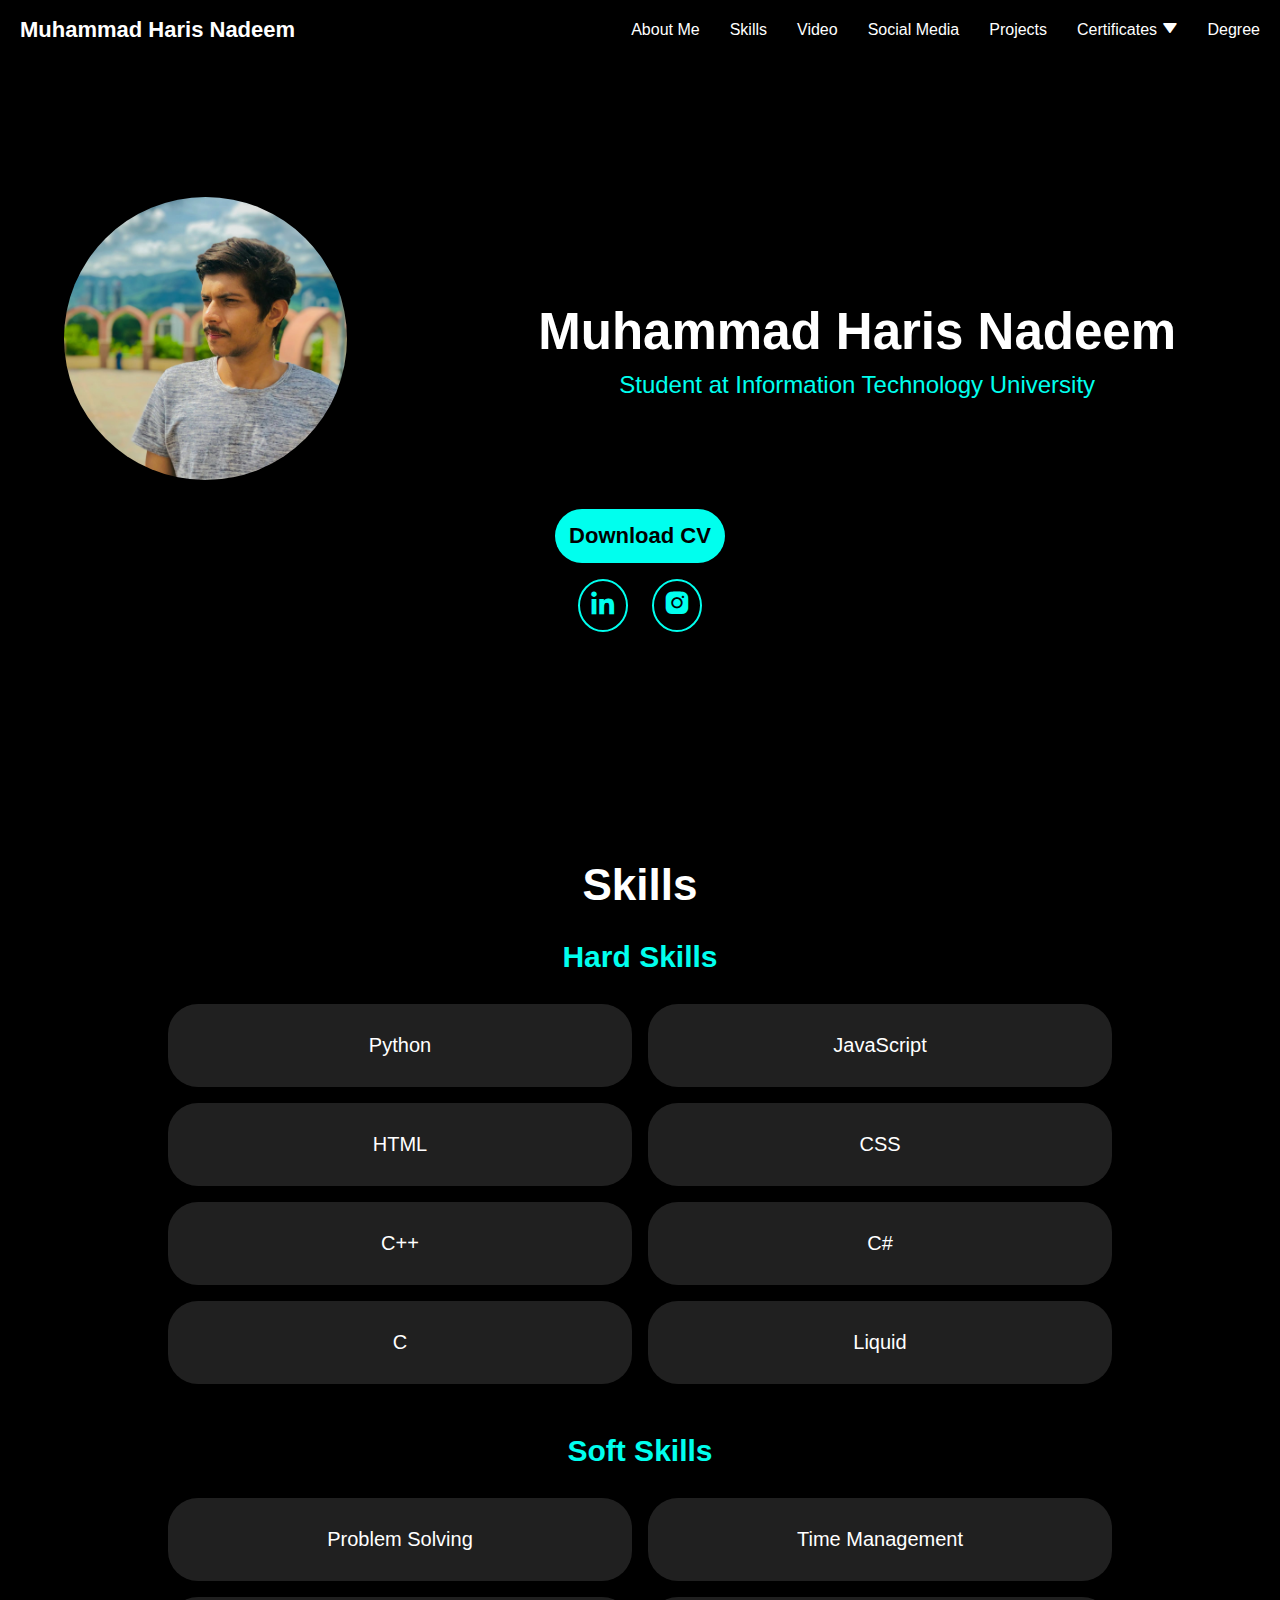
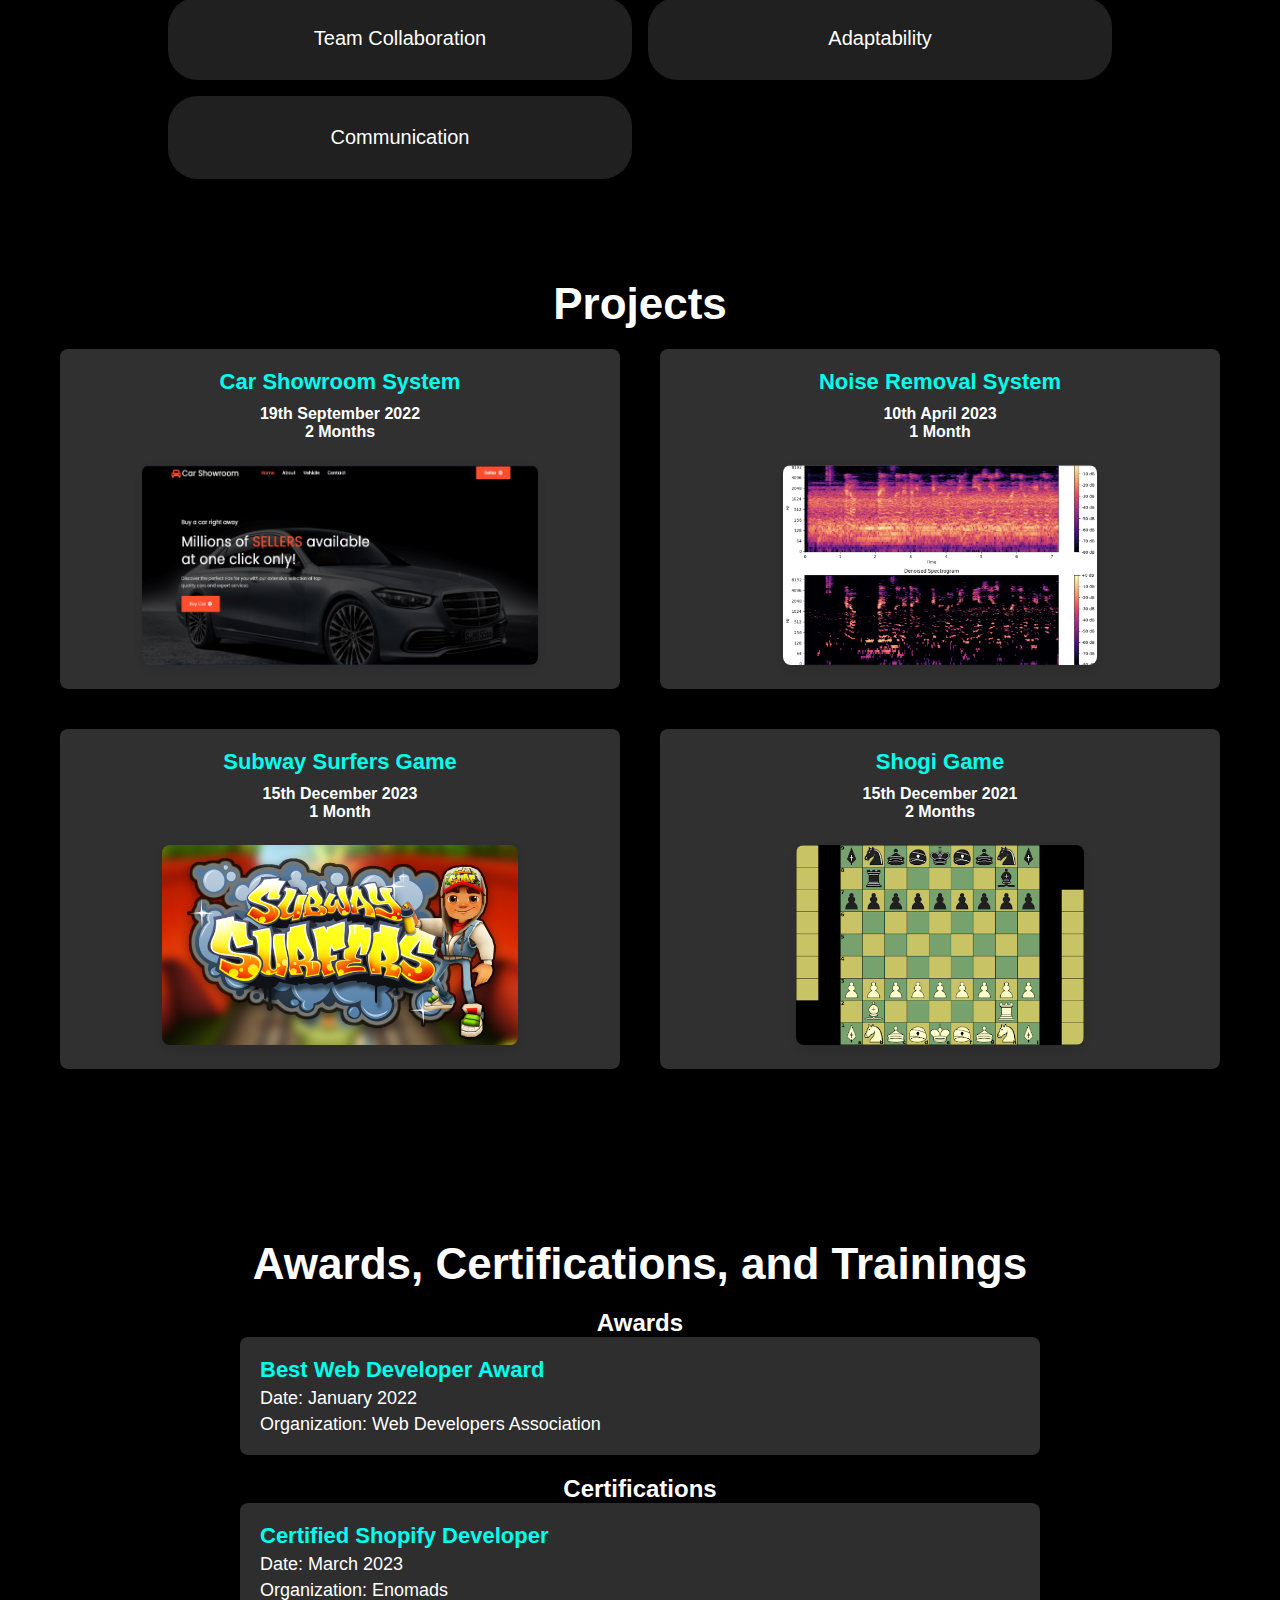
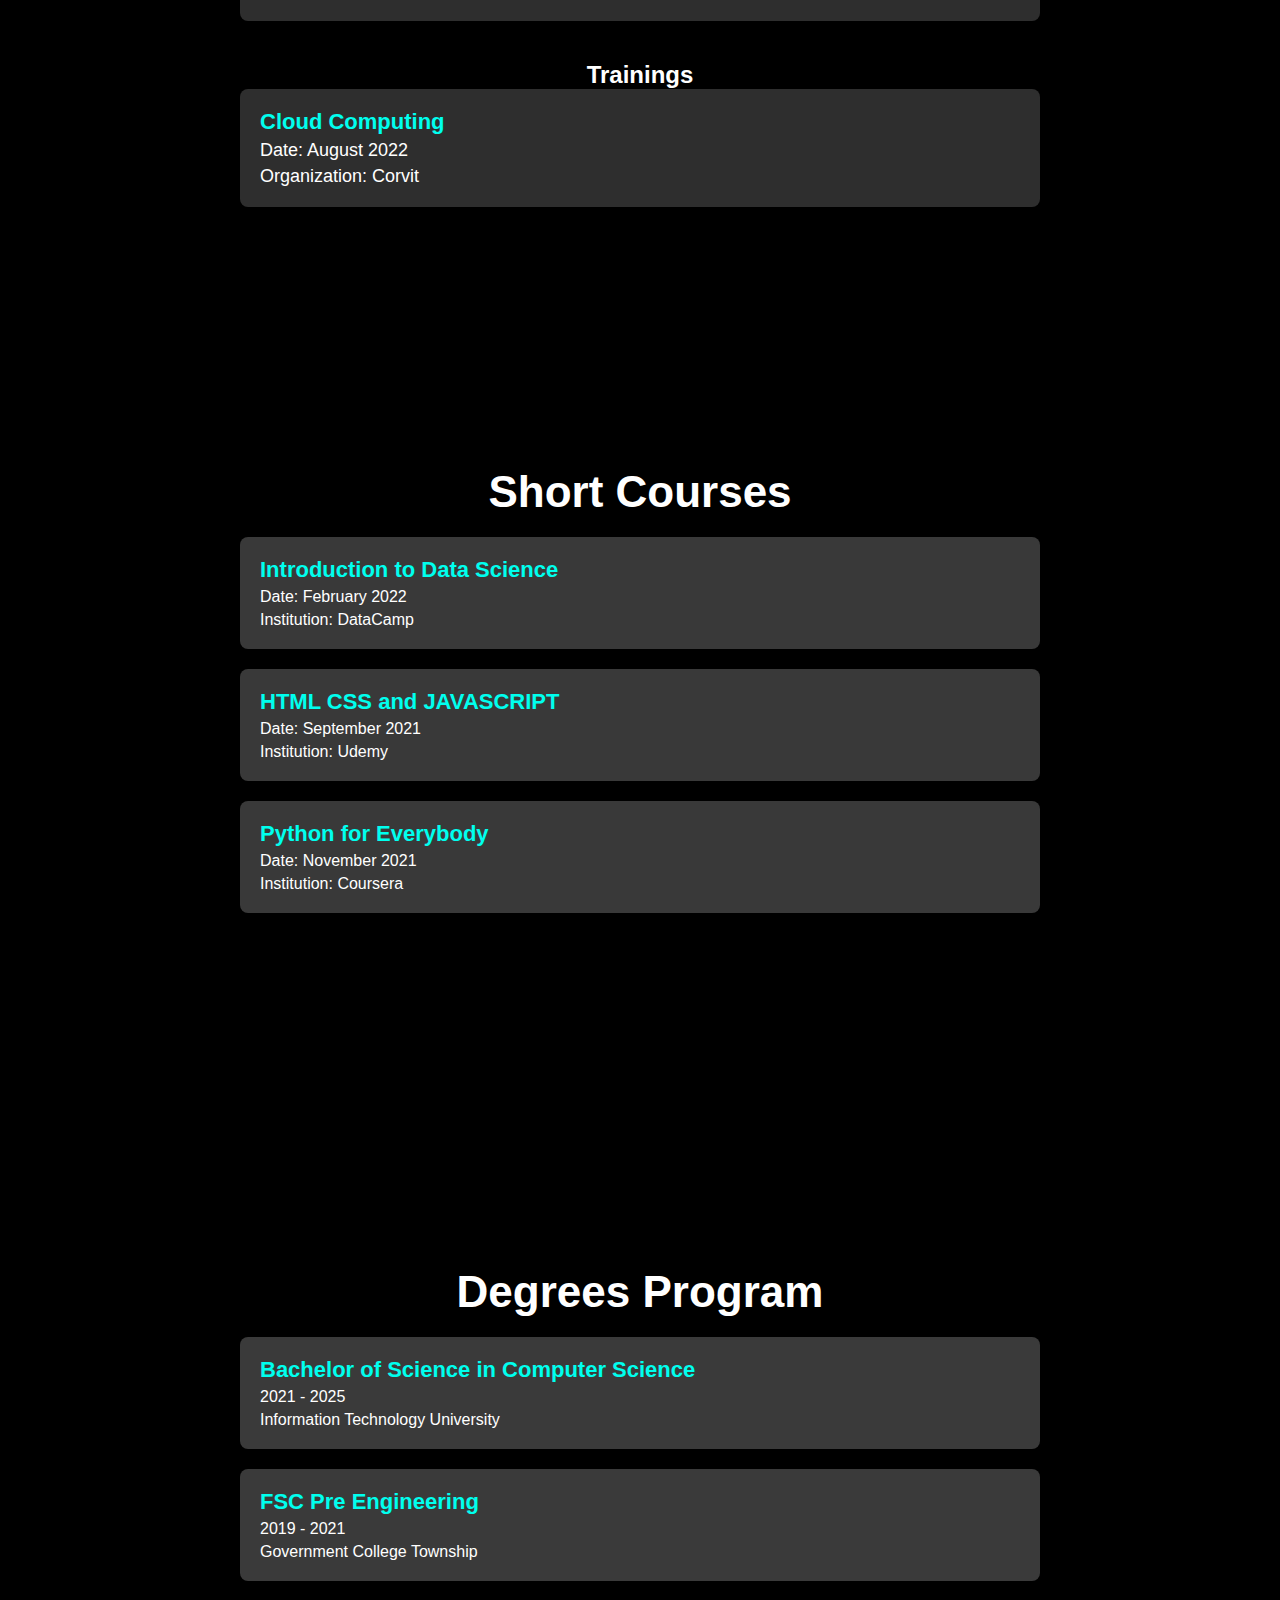
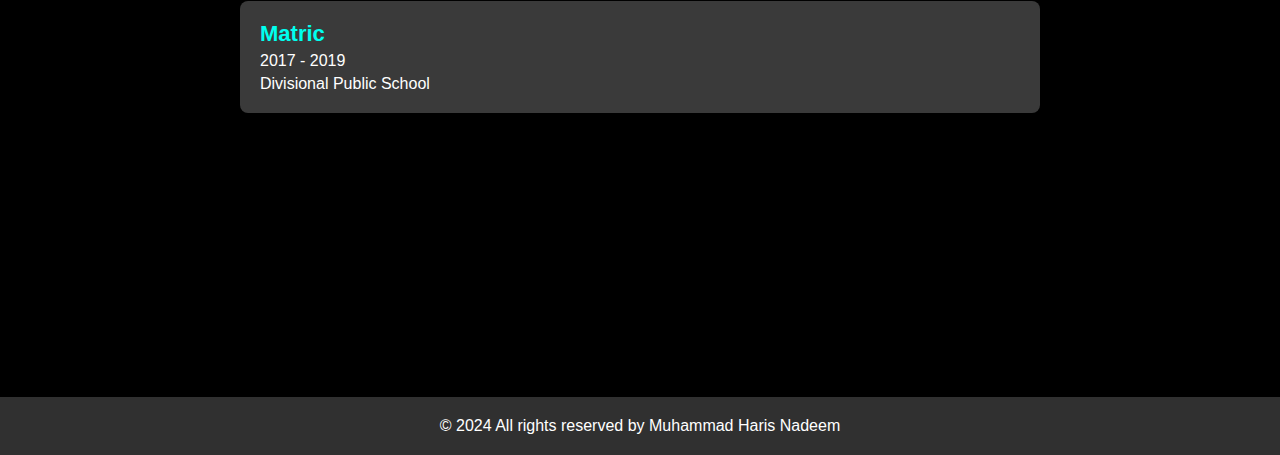
<file: index2.html>
<!DOCTYPE html>
<html lang="en">

<head>
    <meta charset="UTF-8">
    <meta name="viewport" content="width=device-width, initial-scale=1.0">
    <meta name="description" content="Muhammad Haris Nadeem's portfolio - showcasing web development, Shopify, and machine learning projects. View my certifications, awards, and achievements.">

    <title> Portfolio of Muhammad Haris Nadeem - Web Developer</title>
    <link rel="stylesheet" href="style.css">
    <link href='https://unpkg.com/boxicons@2.1.4/css/boxicons.min.css' rel='stylesheet'>
</head>

<body>
    <header>
        <nav>
            <a href="#about-me" class="logo">Muhammad Haris <span>Nadeem</span></a>
            <div class="menu-icon" id="menu-icon">
                <i class='bx bx-menu'></i>
            </div>
            <ul id="menu">
                <li><a href="#about-me" class="active">About Me</a></li>
                <li><a href="#skills">Skills</a></li>
                <li><a href="#video">Video</a></li>
                <li><a href="#social-media">Social Media</a></li>
                <li><a href="#Projects">Projects</a></li>
                <li class="dropdown">
                    <a href="#certif">Certificates <i class='bx bxs-down-arrow'></i></a>
                    <div class="dropdown-content">
                        <a href="#certifications">Certifications</a>
                        <a href="#awards">Awards</a>
                        <a href="#training">Training</a>
                    </div>
                </li>
                <li><a href="#degree">Degree</a></li>
            </ul>
        </nav>
    </header>

    <section class="profile-section" id="about-me">
        <div class="profile-container">
            <div class="profile-image">
                <img src="" alt="Muhammad Haris Nadeem">
            </div>
            <div class="profile-details">
                <h1></h1>
                <p></p>
            </div>
        </div>
        <div class="profile-buttons">
            <a href="#" target="_blank">Download CV</a>
        </div>
        <div class="social-links">
            <a href="#" target="_blank"><i class='bx bxl-linkedin'></i></a>
            <a href="#" target="_blank"><i class='bx bxl-instagram-alt'></i></a>
        </div>
    </section>

    <section class="skills-section" id="skills">
        <h1>Skills</h1>
        <div class="skills-container">
            <div class="hard-skills">
                <h2>Hard Skills</h2>
                <ul></ul>
            </div>
            <div class="soft-skills">
                <h2>Soft Skills</h2>
                <ul></ul>
            </div>
        </div>
    </section>





    <section class="projects-section" id="Projects">
        <h1>Projects</h1>
        <div class="projects-container">
        </div>
    </section>

    <section class="achievements-section" id="achievements">
        <h1>Awards, Certifications, and Trainings</h1>

        <div class="awards-container" id="awards">
            <h2>Awards</h2>
            <ul class="awards-list"></ul>
        </div>

        <div class="certifications-container" id="certifications">
            <h2>Certifications</h2>
            <ul class="certifications-list"></ul>
        </div>

        <div class="trainings-container" id="training">
            <h2>Trainings</h2>
            <ul class="trainings-list"></ul>
        </div>
    </section>

    <section class="short-courses-section" id="short-courses">
        <h1>Short Courses</h1>
        <ul class="short-courses-list"></ul>
    </section>

    <section class="degrees-section" id="degree">
        <h1>Degrees Program</h1>
        <ul class="degrees-list"></ul>
    </section>

    <footer class="footer">
        <p></p>
    </footer>

    <script src="script2.js"></script>
</body>

</html>
</file>
<file: style.css>
*{
    margin: 0;
    padding: 0;
    box-sizing: border-box;
}

html {
    scroll-behavior: smooth;
  }

body {
    font-family: Arial, sans-serif;
    background-color: black;
    color: white;
}
section{
    margin:100px 0px;
    min-height: 700px;

}
section h1{
    text-align: center;
    font-size: 44px;
    margin: 20px;
    margin-bottom: 20px;
}
br{
    border: solid 1px #ffffff;
}

header {
    display: flex;
    justify-content: space-between;
    align-items: center;
    background-color: black;
    position: fixed; 
    top: 0;
    left: 0;
    right: 0;
    padding: 10px 20px;
    z-index: 1000; 
}

.logo {
    font-size: 22px;
    color: white;
    font-weight: 800;
    cursor: pointer;
    transition: 0.3s ease;
    text-decoration: none;
}

.logo:hover {
    transform: scale(1.1);
}

.logo span {
    text-shadow: 0 0 25px #00ffee;
    color: #00ffee;
    
}

nav {
    display: flex;
    justify-content: space-between;
    align-items: center;
    width: 100%;
}

.menu-icon {
    display: none; 
    font-size: 28px;
    cursor: pointer;
    color: white; 
}

nav ul {
    display: flex;
    gap: 30px;
    list-style: none;
    justify-content: flex-end;
    align-items: center;
    margin-left: auto; 
}

nav ul li {
    list-style: none;
}

nav ul li a {
    text-decoration: none;
    font-size: 16px;
    color: white;
    margin: 7px 0px;
}
nav ul li a:hover {
    
    color: #b3b3b3;
}

nav ul li a i {
    font-size: 16px;
    color: white;
}

.block {
    min-height: 400px;
    padding-top: 100px; 
}

.dropdown {
    position: relative;
}

.dropdown-content {
    display: none;
    position: absolute;
    background-color: rgba(48, 48, 48, 0.99);
    min-width: 160px;
    box-shadow: 0px 8px 16px 0px rgba(0,0,0,0.2);
    padding: 12px 16px;
    z-index: 1;
}

.dropdown:hover .dropdown-content {
    display: flex;
    flex-direction: column;
}

nav ul.active {
    display: block;
    position: absolute;
    top: 60px;
    left: 0;
    right: 0;
    background-color: white;
    flex-direction: column;
    padding: 10px;
}

nav ul li {
    padding: 10px 0;
    text-align: center;
}




.profile-section {
    background-color: black;
    padding: 50px 0;
    display: flex;
    justify-content: center;
    align-items: center;
    flex-direction: column;
    margin: 60px 0;
}

.profile-container {
    display: flex;
    justify-content: space-between;
    align-items: center;
    text-align: left; 
    width: 90%;
    max-width: 1200px;
}

.profile-details {
    flex-direction: column;
    justify-content: center;
    align-items: flex-start;
    margin-right: 40px; 
}

.profile-image img {
    width: 283px;
    height: auto;
    border-radius: 50%;
    object-fit: cover;
    box-shadow: 0px 4px 8px rgba(0, 0, 0, 0.2);
    transition: 0.5s ease;
}
.profile-image img:hover {
    transform: scale(1.2);
}

.profile-details h1 {
    font-size: 51px;
    margin: 20px 0 10px;
    color: white;
}

.profile-details p {
    font-size: 24px;
    color: #00ffee;;
    text-align: center;
}
.profile-buttons{
    display: flex;
    flex-direction: column;
}
.profile-buttons a {
    margin: 25px 10px;
    background-color: #00ffee;
    color: black;
    padding: 14px;
    border-radius: 33px;
    text-decoration: none;
    font-size: 22px;
    font-weight: 600;
    transition: 0.3s ease
}
.profile-buttons a:hover {
    background-color: rgb(57, 57, 57);
    color: white;
    transform: scale(1.2);
}

.social-links a{
    margin: 12px 10px;
    background-color:transparent;
    color: #00ffee;
    border: 2px solid;
    padding: 8px;
    border-radius: 50%;
    text-decoration: none;
    font-size: 30px;
}

.hard-skills{
    display: flex;
    align-items: center;
    justify-content: center;
    flex-direction: column;

}
.hard-skills h2{
    color: #00ffee;
    margin: 10px 0px;
    margin-bottom: 0px;
    font-size: 30px;
}
.hard-skills ul li{
    text-decoration: none;
    list-style: none;
    background-color: rgb(32, 32, 32);
    padding: 30px;
    margin: 0px;
    border-radius: 30px;
    min-width: 464px;
    text-align: center;
    font-size: 20px;
    transition: 0.3s ease-in-out;




}
.hard-skills ul {
    display: grid;
    grid-template-columns: repeat(2, 1fr);
    align-items: center;
    gap: 1rem;
    margin-top: 30px;
    

}

.soft-skills{
    display: flex;
    align-items: center;
    justify-content: center;
    flex-direction: column;

}
.soft-skills h2{
    color: #00ffee;
    margin: 0px 0px;
    font-size: 30px;
    margin-top: 50px;
}
.soft-skills ul li{
    text-decoration: none;
    list-style: none;
    background-color: rgb(32, 32, 32);
    padding: 30px;
    margin: 0px;
    border-radius: 30px;
    min-width: 464px;
    text-align: center;
    font-size: 20px;
    transition: 0.3s ease-in-out;


}
.hard-skills ul li:hover {
    background-color: #00ffee;
    color: black;
    transform:scale(1.05);
} 
.soft-skills ul li:hover {
    background-color: #00ffee;
    color: black;
    transform:scale(1.05);
} 
.soft-skills ul {
    display: grid;
    grid-template-columns: repeat(2, 1fr);
    align-items: center;
    gap: 1rem;
    margin-top: 30px;
    

}



.projects-section {
    text-align: center;
}



.projects-container {
    display: grid;
    grid-template-columns: repeat(2, 1fr); 
    grid-gap: 40px; 
    max-width: 1200px;
    margin: 0 auto;
    padding: 0 20px;
}

.project {
    background-color: #303030;
    padding: 20px;
    border-radius: 8px;
    box-shadow: 0px 4px 8px rgba(0, 0, 0, 0.1);
    display: flex;
    flex-direction: column;
    align-items: center;
    height: 340px;
    transition: transform 0.3s ease;
}

.project:hover {
    transform: scale(1.05);
}

.project-details {
    text-align: center;
    margin-bottom: 20px;
    flex-grow: 1; 
}

.project-details h3 {
    font-size: 22px;
    color: #00ffee;
    text-decoration: none;
    margin-bottom: 10px;
}

.project-details h4 {
    font-size: 16px;
    color: #ffffff;
    text-decoration: none;
}

.project-link {
    text-decoration: none;
    color: inherit;
}

.project-img img {
    width: 100%;
    height: 200px;
    object-fit: cover; 
    border-radius: 8px;
    box-shadow: 0px 4px 8px rgba(0, 0, 0, 0.1);
}

.video-section {
    padding: 50px 20px;
    text-align: center;
}



.video-container {
    position: relative;
    width: 100%;
    max-width: 800px; 
    margin: 0 auto;
    padding: 0;
}

.video-container video {
    width: 100%;  
    height: 500px; 
    border-radius: 8px;
    box-shadow: 0px 4px 8px rgba(0, 0, 0, 0.1); 
}




.achievements-section {
    padding: 50px 20px;
    text-align: center;
}



.achievements-container, .certifications-container, .trainings-container {
    margin-bottom: 40px;
}

.awards-list, .certifications-list, .trainings-list {
    list-style: none;
    padding: 0;
    margin: 0 auto;
    max-width: 800px;
    text-align: left;
}

.awards-list li, .certifications-list li, .trainings-list li {
    background-color: #2e2e2e;
    margin-bottom: 20px;
    padding: 20px;
    border-radius: 8px;
    box-shadow: 0px 4px 8px rgba(0, 0, 0, 0.1);
    transition: 0.3s ease-in-out;

}

.awards-list h3, .certifications-list h3, .trainings-list h3 {
    font-size: 22px;
    color: #00ffee;
}

.awards-list p, .certifications-list p, .trainings-list p {
    font-size: 18px;
    color: #ffffff;
    margin-top: 5px;
}




.short-courses-section {
    padding: 50px 20px;
    text-align: center;
}



.short-courses-list {
    list-style: none;
    padding: 0;
    margin: 0 auto;
    max-width: 800px;
    text-align: left;
}

.short-courses-list li {
    background-color: #393939;
    margin-bottom: 20px;
    padding: 20px;
    border-radius: 8px;
    box-shadow: 0px 4px 8px rgba(0, 0, 0, 0.1);
}

.short-courses-list h3 {
    font-size: 22px;
    color: #00ffee;
}

.short-courses-list p {
    font-size: 16px;
    color: #ffffff;
    margin-top: 5px;
}

/* Responsive Design */

.degrees-section {
    padding: 50px 20px;
    text-align: center;
}



.degrees-list {
    list-style: none;
    padding: 0;
    margin: 0 auto;
    max-width: 800px;
    text-align: left;
}

.degrees-list li {
    background-color: #3a3a3a;
    margin-bottom: 20px;
    padding: 20px;
    border-radius: 8px;
    box-shadow: 0px 4px 8px rgba(0, 0, 0, 0.1);
}

.degrees-list h3 {
    font-size: 22px;
    color: #00ffee;
}

.degrees-list p {
    font-size: 16px;
    color: #ffffff;
    margin-top: 5px;
}




.footer {
    background-color: #303030;
    color: #ffffff;
    text-align: center;
    padding: 20px;
    position: relative;
    bottom: 0;
    width: 100%;
}

.footer p {
    margin: 0;
    font-size: 16px;
}
















@media (max-width: 768px) {
    .menu-icon {
        display: block; 
    }
    section{
        min-height: 550px;
        margin: 50px 0px;;
    }
    section h1{
        font-size: 45px;
        margin: 0px;
        margin-bottom: 20px;
    }
    nav ul {
        display: none;
        flex-direction: column;
        position: absolute;
        top: 60px;
        left: 0;
        right: 0;
        background-color: white;
        padding: 20px;
        gap: 0px;
    }

    nav ul.active {
        display: flex; 
        background-color: black; 
        top: 51px;
    }
    
    nav ul li {
        margin-bottom: 0px;
    }


    .profile-container {
        flex-direction: column;
        text-align: center; 
    }

    .profile-details {
        margin-right: 0;
        margin-bottom: 20px; 
        align-items: center; 
    }

    .profile-image img {
        width: 35vw;
        height: auto;
        margin-bottom: 20px; 
    }

    .profile-details h1 {
        font-size: 7vw;
        margin: 20px 0px;


    }

    .profile-details p {
        font-size: 4vw;
    }
    .profile-buttons a {
        font-size: 19px;
        margin: 20px 0px;
        margin-bottom: 40px;

    }
    .social-links a {
        margin-top: 20px;
        padding: 10px;
        font-size: 22px;
    }
    .hard-skills ul {
        display: grid;
        grid-template-columns: repeat(2, 1fr);
        align-items: center;
        gap: 1rem;
        margin-top: 30px;
    }
    
    .soft-skills ul {
        display: grid;
        grid-template-columns: repeat(2, 1fr);
        align-items: center;
        gap: 1rem;
        margin-top: 30px;
        
    
    }
    .soft-skills ul li{
        min-width: 45vw;
        padding: 20px;
        font-size: 4vw;
    
    
    }
    .hard-skills ul li{
        min-width: 45vw;
        padding: 20px;
        font-size: 4vw;

    
    
    }
    .soft-skills h2{
        margin-top: 56px;
    
    
    }
    .projects-container {
        grid-template-columns: 1fr; 
    }

    .project {
        height: auto;
    }
    .video-section{
        padding: 0px;;
    }

    .project-img img {
        height: 180px; 
    }
    .video-container iframe {
        height: 300px;
    }
    .achievements-section {
        padding: 30px 10px;
    }

    .awards-list li, .certifications-list li, .trainings-list li {
        padding: 15px;
    }

    .awards-list h3, .certifications-list h3, .trainings-list h3 {
        font-size: 20px;
    }

    .awards-list p, .certifications-list p, .trainings-list p {
        font-size: 17px;
    }
    .degrees-section {
        padding: 30px 10px;
    }

    .degrees-list li {
        padding: 15px;
    }

    .degrees-list h3 {
        font-size: 20px;
    }

    .degrees-list p {
        font-size: 17px;
    }
    .short-courses-section {
        padding: 30px 10px;
    }

    .short-courses-list li {
        padding: 15px;
    }

    .short-courses-list h3 {
        font-size: 20px;
    }

    .short-courses-list p {
        font-size: 17px;
    }
   
}
</file>
